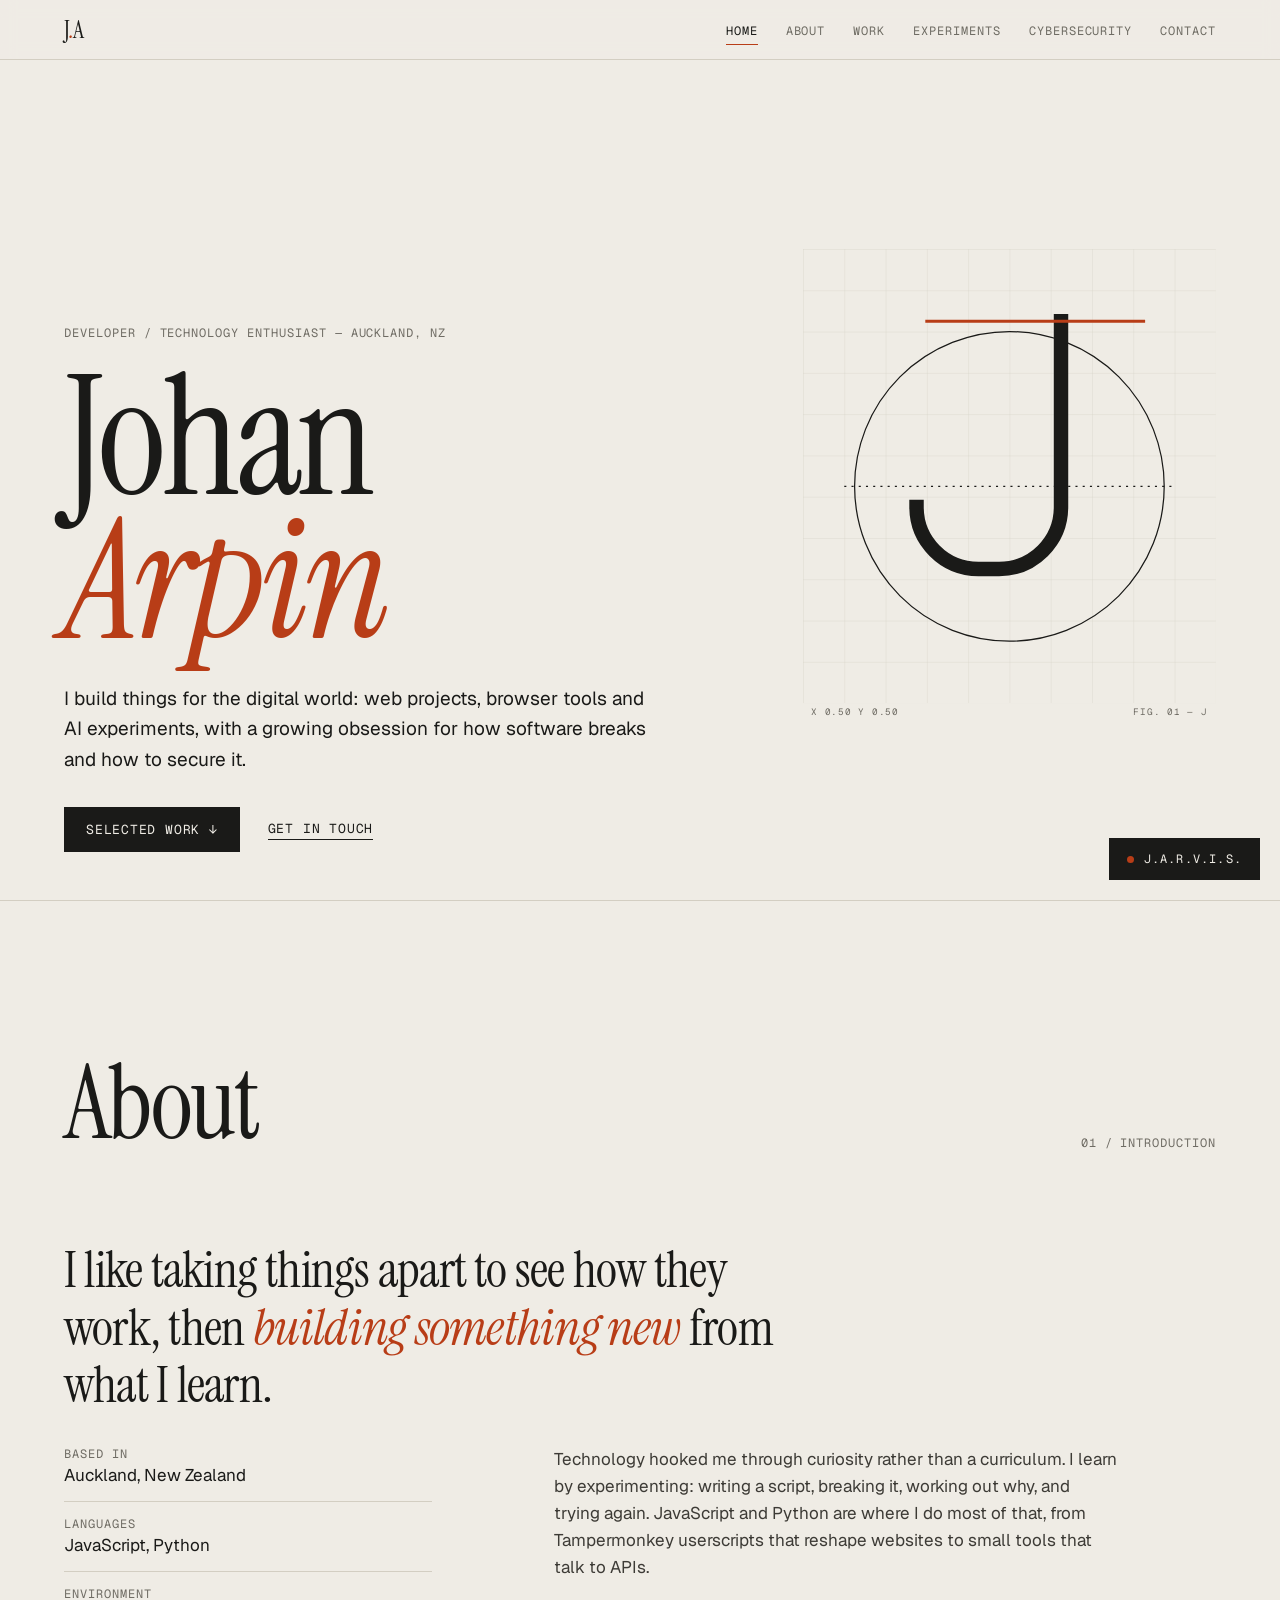
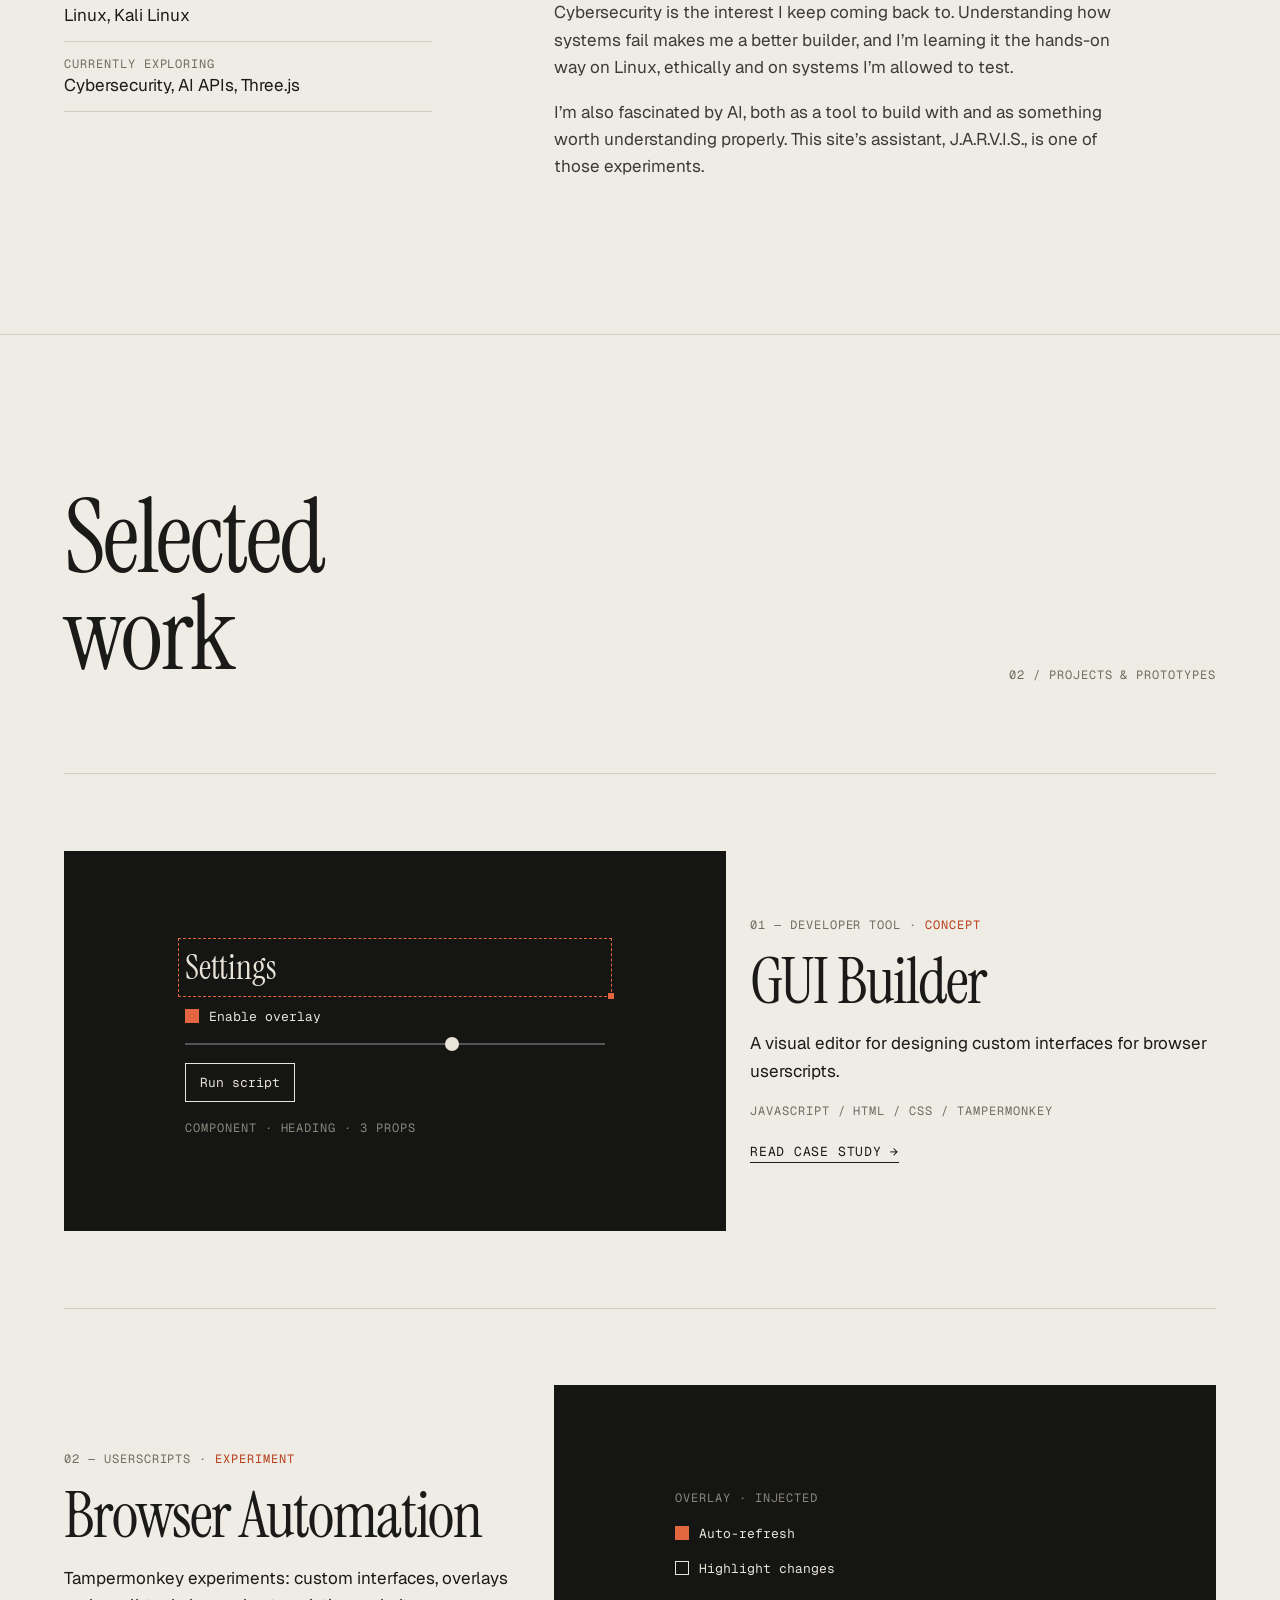
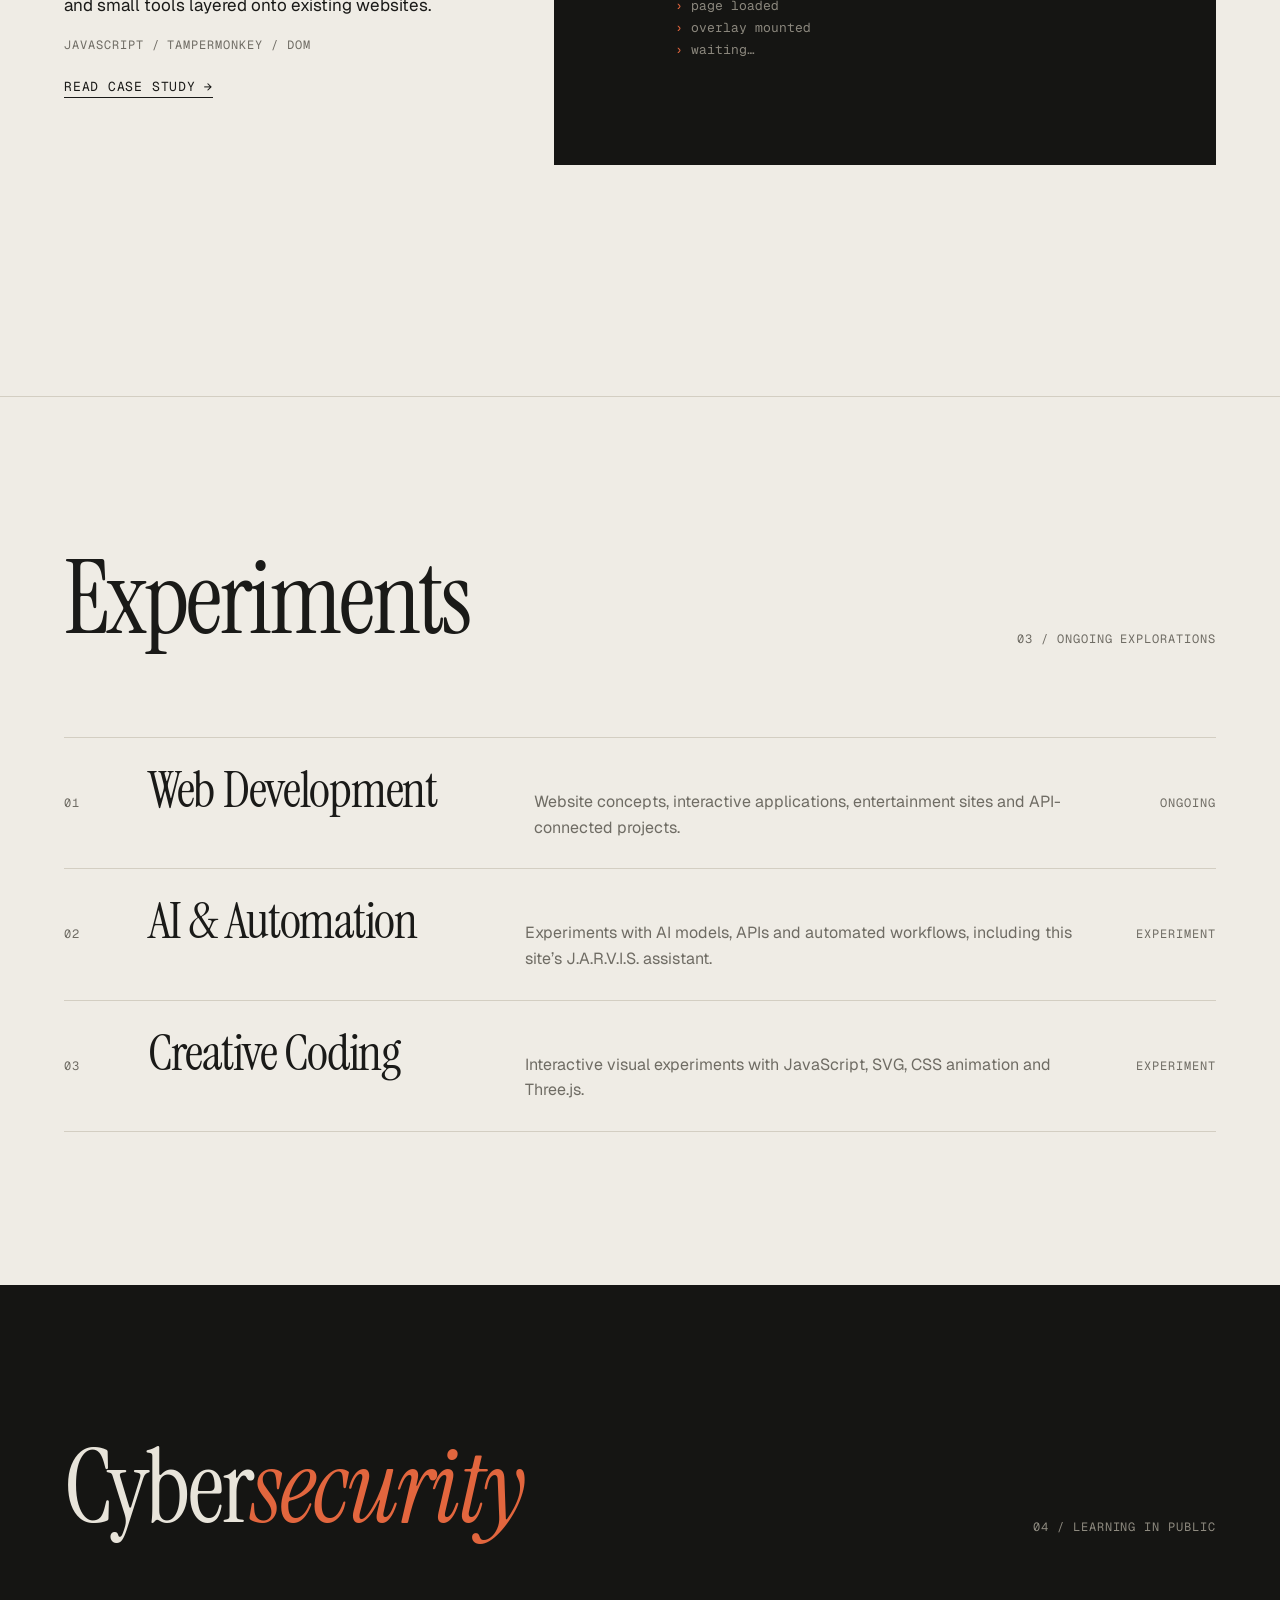
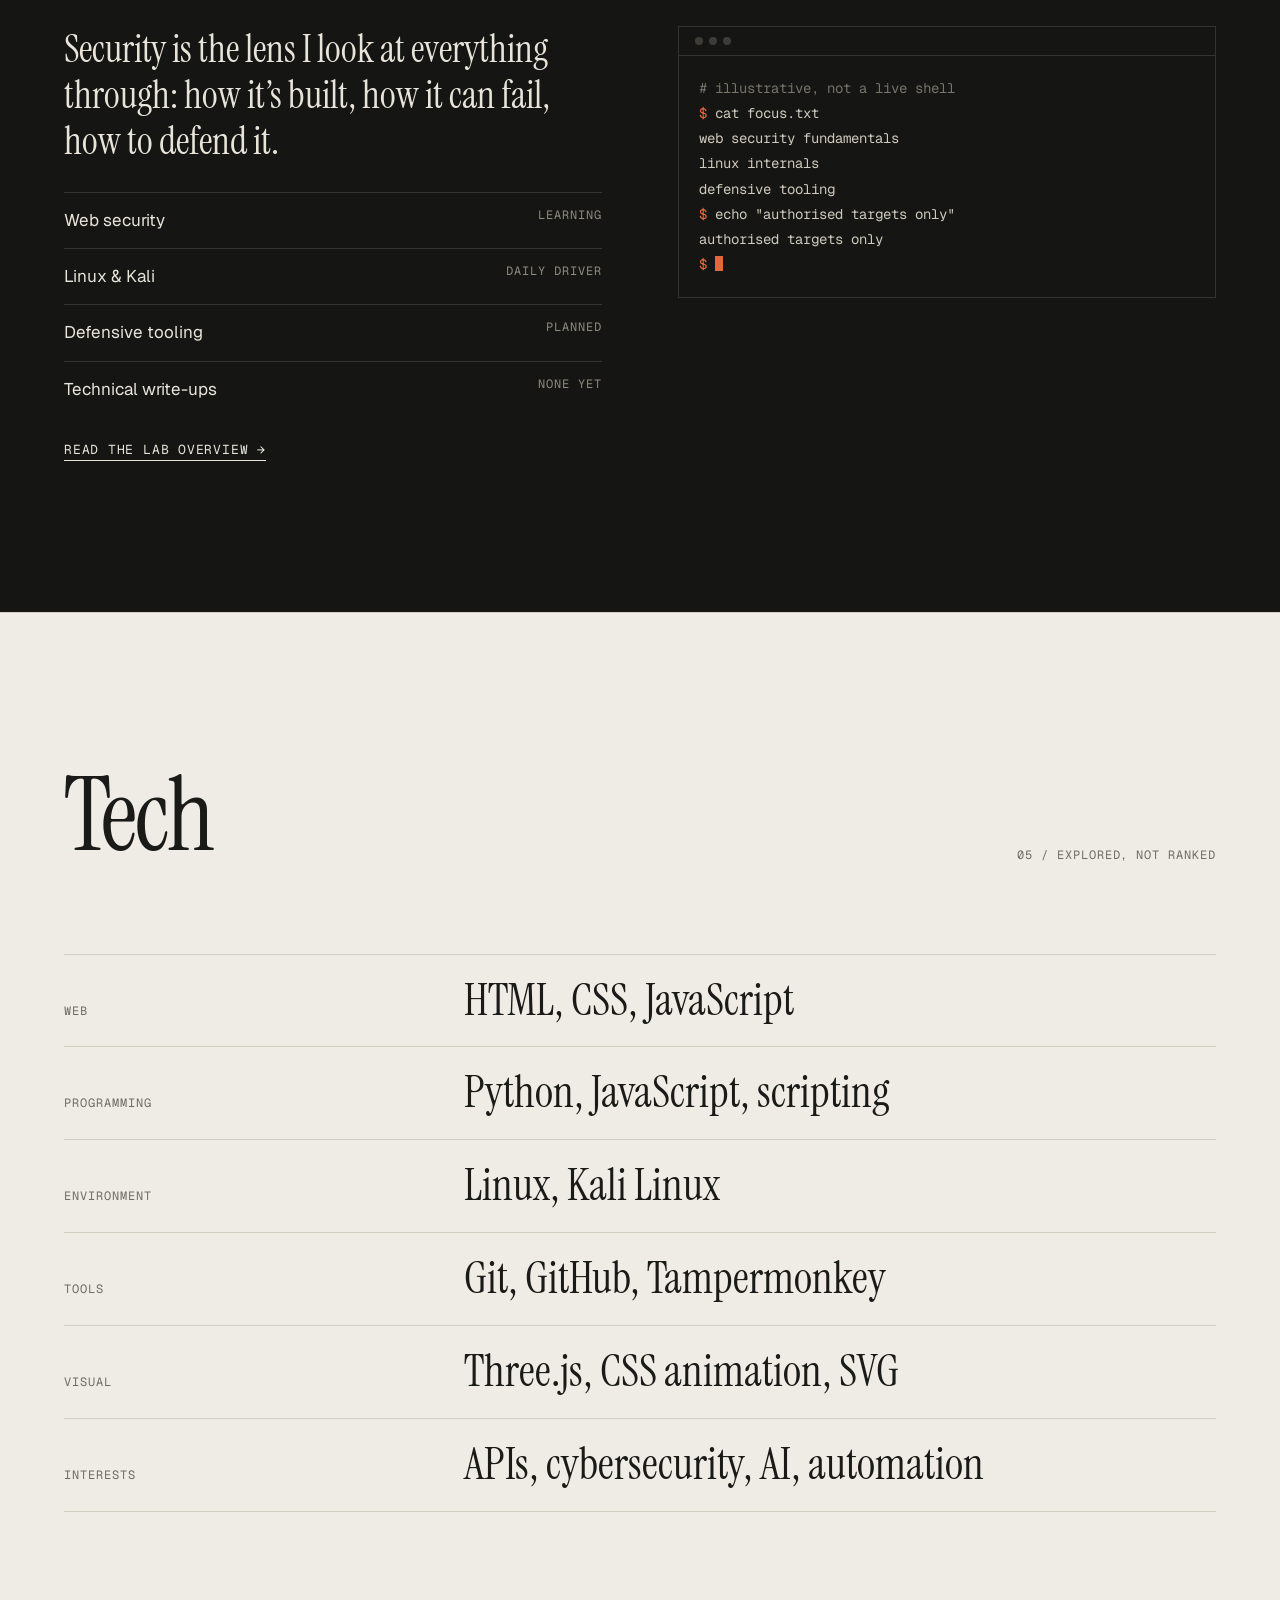
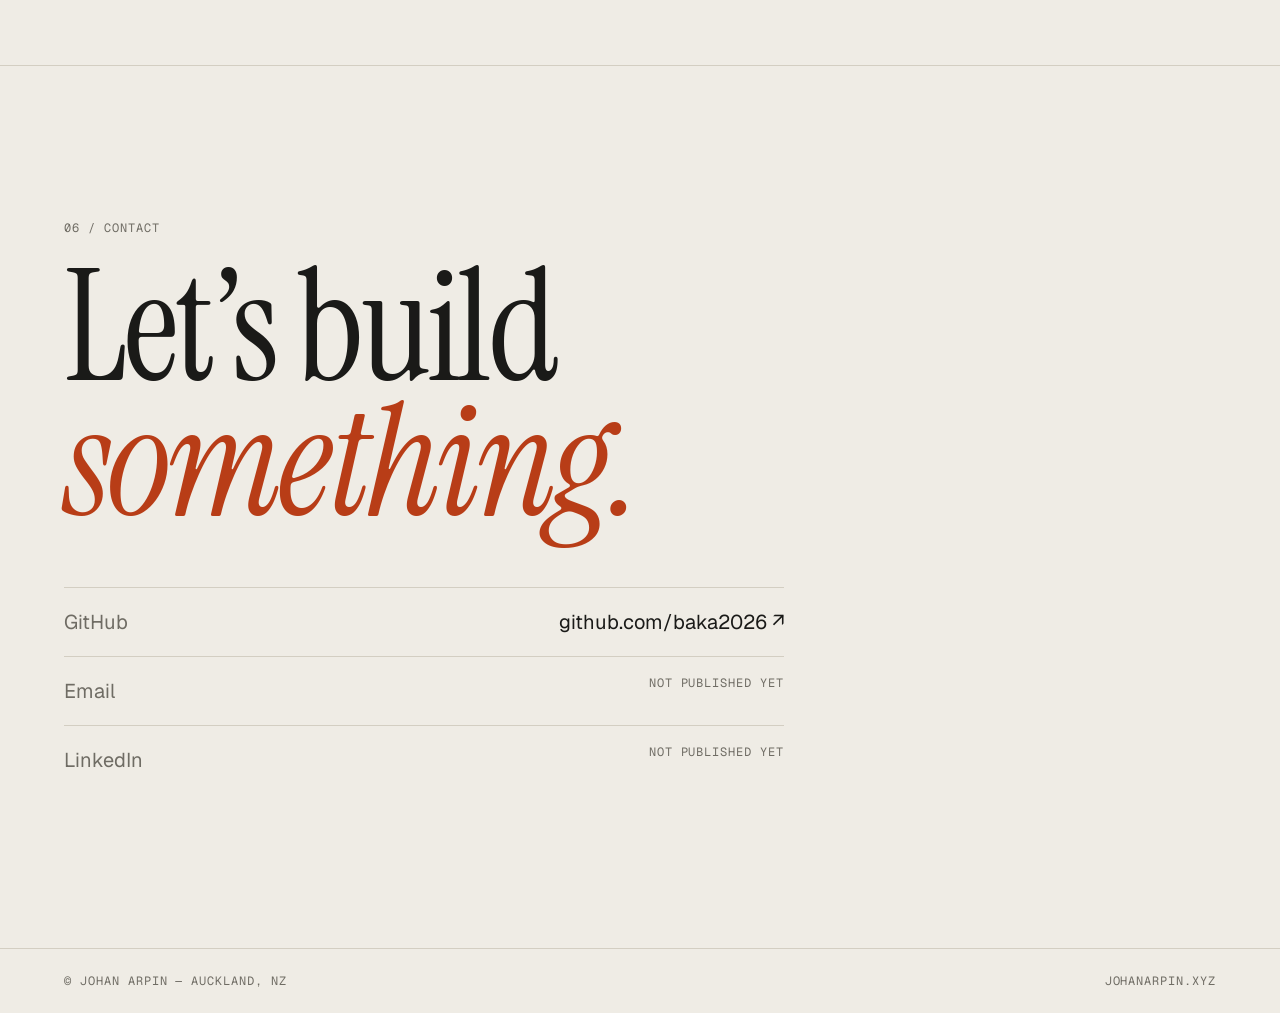
<file: index.html>
<!doctype html>
<html lang="en">
<head>
<meta charset="utf-8">
<meta name="viewport" content="width=device-width,initial-scale=1">
<title>Johan Arpin — Developer &amp; technology enthusiast, Auckland</title>
<meta name="description" content="Johan Arpin is a developer and technology enthusiast in Auckland, New Zealand, building web projects, browser tools, AI experiments and learning cybersecurity.">
<link rel="canonical" href="https://johanarpin.xyz/">
<meta name="theme-color" content="#efece5">
<meta property="og:type" content="website"><meta property="og:site_name" content="Johan Arpin">
<meta property="og:title" content="Johan Arpin — Developer &amp; technology enthusiast">
<meta property="og:description" content="Web projects, browser tools, AI experiments and cybersecurity learning from Auckland, New Zealand.">
<meta property="og:url" content="https://johanarpin.xyz/">
<meta name="twitter:card" content="summary">
<link rel="icon" href="/favicon.svg" type="image/svg+xml">
<link rel="preconnect" href="https://fonts.googleapis.com"><link rel="preconnect" href="https://fonts.gstatic.com" crossorigin>
<link rel="stylesheet" href="https://fonts.googleapis.com/css2?family=Geist:wght@400;500&family=Geist+Mono&family=Instrument+Serif:ital@0;1&display=swap">
<link rel="stylesheet" href="/style.css">
<script type="application/ld+json">{"@context":"https://schema.org","@type":"Person","name":"Johan Arpin","url":"https://johanarpin.xyz","sameAs":["https://github.com/baka2026"],"jobTitle":"Developer","address":{"@type":"PostalAddress","addressLocality":"Auckland","addressCountry":"NZ"}}</script>
</head>
<body>
<a class="skip" href="#main">Skip to content</a>
<div id="bar"></div><header id="nav-mount"><noscript><a href="https://github.com/baka2026">GitHub</a></noscript></header>
<main id="main">
<div class="hero" id="home">
  <div>
    <p class="mono">Developer / Technology enthusiast — Auckland, NZ</p>
    <h1 style="margin-top:24px">Johan<br><em>Arpin</em></h1>
    <p class="intro">I build things for the digital world: web projects, browser tools and AI experiments, with a growing obsession for how software breaks and how to secure it.</p>
    <div class="row"><a class="btn" href="#work">Selected work ↓</a><a class="lnk" href="#contact">Get in touch</a></div>
  </div>
  <svg class="mark" id="mark" viewBox="0 0 400 460" role="img" aria-label="Line-drawn J monogram on a technical grid">
    <defs><pattern id="gp" width="40" height="40" patternUnits="userSpaceOnUse"><path class="g" d="M40 0H0V40" fill="none"/></pattern></defs>
    <rect width="400" height="440" fill="url(#gp)"/>
    <circle class="ln" cx="200" cy="230" r="150"/><line class="ln" x1="40" y1="230" x2="360" y2="230" stroke-dasharray="2 5"/>
    <path class="ln draw" d="M250 70V250a60 60 0 0 1-60 60h-20a60 60 0 0 1-60-60"/>
    <path class="ln draw ac" d="M120 70H330" style="stroke-width:3;animation-delay:.6s"/>
    <g id="cx" style="display:none"><line class="ln ac" x1="0" x2="400" y1="0" y2="0" id="ch"/><line class="ln ac" y1="0" y2="440" x1="0" x2="0" id="cv"/></g>
    <text x="8" y="452" id="ro">X 0.50  Y 0.50</text><text x="392" y="452" text-anchor="end">FIG. 01 — J</text>
  </svg>
</div>

<section id="about"><div class="wrap">
  <div class="head"><h2>About</h2><span class="mono">01 / Introduction</span></div>
  <div class="about">
    <p class="lead rv">I like taking things apart to see how they work, then <em>building something new</em> from what I learn.</p>
    <dl class="rv">
      <div><dt>Based in</dt><dd>Auckland, New Zealand</dd></div>
      <div><dt>Languages</dt><dd>JavaScript, Python</dd></div>
      <div><dt>Environment</dt><dd>Linux, Kali Linux</dd></div>
      <div><dt>Currently exploring</dt><dd>Cybersecurity, AI APIs, Three.js</dd></div>
    </dl>
    <div class="body rv">
      <p>Technology hooked me through curiosity rather than a curriculum. I learn by experimenting: writing a script, breaking it, working out why, and trying again. JavaScript and Python are where I do most of that, from Tampermonkey userscripts that reshape websites to small tools that talk to APIs.</p>
      <p>Cybersecurity is the interest I keep coming back to. Understanding how systems fail makes me a better builder, and I’m learning it the hands-on way on Linux, ethically and on systems I’m allowed to test.</p>
      <p>I’m also fascinated by AI, both as a tool to build with and as something worth understanding properly. This site’s assistant, J.A.R.V.I.S., is one of those experiments.</p>
    </div>
  </div>
</div></section>

<section id="work"><div class="wrap">
  <div class="head"><h2>Selected<br>work</h2><span class="mono">02 / Projects &amp; prototypes</span></div>
  <div id="featured"></div>
</div></section>

<section id="experiments"><div class="wrap">
  <div class="head"><h2>Experiments</h2><span class="mono">03 / Ongoing explorations</span></div>
  <div class="idx" id="index"></div>
</div></section>

<section id="cybersecurity" class="dark"><div class="wrap">
  <div class="head"><h2>Cyber<em>security</em></h2><span class="mono">04 / Learning in public</span></div>
  <div class="cy">
    <div class="rv"><p style="font:400 clamp(24px,3vw,40px)/1.2 var(--serif)">Security is the lens I look at everything through: how it’s built, how it can fail, how to defend it.</p>
      <ul><li><span>Web security</span><span class="mono">Learning</span></li><li><span>Linux &amp; Kali</span><span class="mono">Daily driver</span></li><li><span>Defensive tooling</span><span class="mono">Planned</span></li><li><span>Technical write-ups</span><span class="mono" id="wu">None yet</span></li></ul>
      <p class="mono" style="margin-top:24px"><a class="lnk" style="color:var(--dkt);border-color:var(--dkt)" href="/project?p=security-lab">Read the lab overview →</a></p></div>
    <div class="term rv" aria-label="Illustrative terminal"><div class="bar"><i></i><i></i><i></i></div>
<pre><span class="m"># illustrative, not a live shell</span>
<span class="p">$</span> cat focus.txt
web security fundamentals
linux internals
defensive tooling
<span class="p">$</span> echo "authorised targets only"
authorised targets only
<span class="p">$</span> <span class="caret"></span></pre></div>
  </div>
</div></section>

<section id="technologies"><div class="wrap">
  <div class="head"><h2>Tech</h2><span class="mono">05 / Explored, not ranked</span></div>
  <div class="tech" id="tech"></div>
</div></section>

<section id="contact" class="contact"><div class="wrap">
  <p class="mono">06 / Contact</p>
  <h2 style="margin-top:24px">Let’s build<br><em>something.</em></h2>
  <ul id="links"></ul>
</div></section>
</main>
<footer class="mono"><span>© Johan Arpin — Auckland, NZ</span><span>johanarpin.xyz</span></footer>
<script src="/site.config.js"></script>
<script src="/main.js" defer></script>
</body>
</html>
</file>
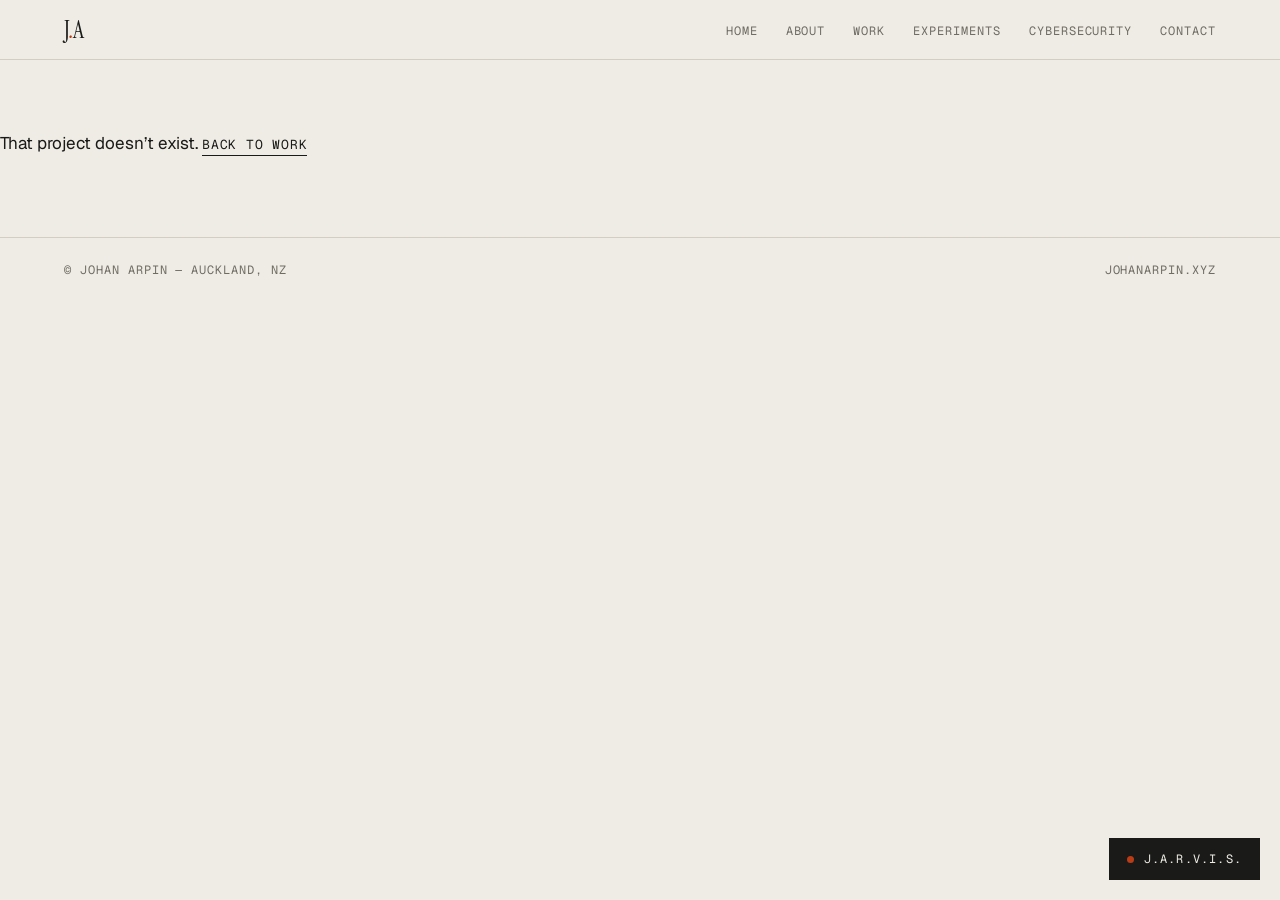
<file: project.html>
<!doctype html>
<html lang="en">
<head>
<meta charset="utf-8">
<meta name="viewport" content="width=device-width,initial-scale=1">
<title>Project — Johan Arpin</title>
<meta name="description" content="Project case study by Johan Arpin.">
<link rel="canonical" href="https://johanarpin.xyz/">
<meta name="theme-color" content="#efece5">
<link rel="icon" href="/favicon.svg" type="image/svg+xml">
<link rel="preconnect" href="https://fonts.googleapis.com"><link rel="preconnect" href="https://fonts.gstatic.com" crossorigin>
<link rel="stylesheet" href="https://fonts.googleapis.com/css2?family=Geist:wght@400;500&family=Geist+Mono&family=Instrument+Serif:ital@0;1&display=swap">
<link rel="stylesheet" href="/style.css">
</head>
<body>
<a class="skip" href="#cs">Skip to content</a>
<header id="nav-mount"><noscript><a href="/">Home</a></noscript></header>
<main class="wrap cs" id="cs"></main>
<footer class="mono"><span>© Johan Arpin — Auckland, NZ</span><span>johanarpin.xyz</span></footer>
<script src="/site.config.js"></script>
<script src="/main.js" defer></script>
</body>
</html>
</file>
<file: style.css>
:root{--bg:#efece5;--ink:#1a1a18;--mute:#6f6c64;--line:#d3cec2;--acc:#b83d17;--dk:#151513;--dkt:#e8e4da;
--serif:"Instrument Serif",Georgia,serif;--sans:"Geist",system-ui,sans-serif;--mono:"Geist Mono",ui-monospace,monospace;--pad:clamp(20px,5vw,72px)}
*{box-sizing:border-box;margin:0}html{scroll-behavior:smooth;scroll-padding-top:70px}
body{background:var(--bg);color:var(--ink);font:400 17px/1.6 var(--sans);-webkit-font-smoothing:antialiased}
a{color:inherit;text-decoration:none}:focus-visible{outline:2px solid var(--acc);outline-offset:3px}
.skip{position:absolute;left:-999px;top:8px;background:var(--ink);color:var(--bg);padding:8px 14px;z-index:99}.skip:focus{left:8px}
.mono{font:400 12px/1.4 var(--mono);letter-spacing:.08em;text-transform:uppercase;color:var(--mute)}
.wrap{padding:0 var(--pad);max-width:1500px;margin:auto}
h1,h2,h3{font:400 1em/.95 var(--serif);letter-spacing:-.025em}
h2{font-size:clamp(44px,8vw,120px)}
/* nav */
#nav{position:fixed;inset:0 0 auto;z-index:20;display:flex;justify-content:space-between;align-items:center;padding:14px var(--pad);background:color-mix(in srgb,var(--bg) 90%,transparent);backdrop-filter:blur(8px);border-bottom:1px solid var(--line)}
#nav .logo{font:400 24px var(--serif);letter-spacing:-.04em}#nav .logo i{color:var(--acc)}
#nav ul{display:flex;gap:28px;list-style:none;padding:0}
#nav ul a{font:400 12px var(--mono);letter-spacing:.08em;text-transform:uppercase;color:var(--mute);position:relative;padding:6px 0;transition:color .25s}
#nav ul a::after{content:"";position:absolute;left:0;right:0;bottom:0;height:1px;background:var(--acc);transform:scaleX(0);transform-origin:left;transition:transform .35s}
#nav ul a:hover,#nav ul a[aria-current]{color:var(--ink)}#nav ul a:hover::after,#nav ul a[aria-current]::after{transform:scaleX(1)}
#bar{position:fixed;top:0;left:0;height:2px;width:100%;background:var(--acc);transform:scaleX(0);transform-origin:left;z-index:30}
#menu{display:none;background:none;border:0;font:400 12px var(--mono);letter-spacing:.08em;text-transform:uppercase;color:var(--ink);cursor:pointer;padding:8px 0}
@media(max-width:820px){#menu{display:block}#nav ul{position:fixed;inset:53px 0 auto;flex-direction:column;gap:0;background:var(--bg);padding:8px var(--pad) 24px;border-bottom:1px solid var(--line);transform:translateY(-130%);transition:transform .4s cubic-bezier(.2,.7,.2,1)}
#nav ul.open{transform:none}#nav ul a{display:block;font:400 36px var(--serif);text-transform:none;letter-spacing:-.02em;color:var(--ink);padding:10px 0}}
/* hero */
.hero{min-height:100svh;display:grid;grid-template-columns:1.25fr .75fr;align-items:end;gap:4vw;padding:120px var(--pad) 48px;max-width:1500px;margin:auto}
.hero h1{font-size:clamp(64px,13vw,210px);line-height:.86}.hero h1 em{color:var(--acc)}
.hero .intro{max-width:46ch;margin:32px 0;font-size:19px}.hero .row{display:flex;gap:28px;flex-wrap:wrap;align-items:center}
.btn{display:inline-flex;gap:10px;align-items:center;padding:14px 22px;background:var(--ink);color:var(--bg);font:400 13px var(--mono);letter-spacing:.06em;text-transform:uppercase;transition:background .3s}.btn:hover{background:var(--acc)}
.lnk{font:400 13px var(--mono);letter-spacing:.06em;text-transform:uppercase;border-bottom:1px solid var(--ink);padding-bottom:2px}.lnk:hover{color:var(--acc);border-color:var(--acc)}
.mark{width:100%;height:auto;max-height:70vh;align-self:center}.mark .ln{fill:none;stroke:var(--ink);stroke-width:1.2}.mark .g{stroke:var(--line);stroke-width:.6}
.mark .draw{stroke-width:14;stroke-linecap:square;stroke-dasharray:700;stroke-dashoffset:700;animation:draw 2.2s .2s cubic-bezier(.6,0,.2,1) forwards}
.mark .ac{stroke:var(--acc)}.mark text{font:400 9px var(--mono);fill:var(--mute);letter-spacing:.08em}
@keyframes draw{to{stroke-dashoffset:0}}
@media(max-width:820px){.hero{grid-template-columns:1fr;padding-top:100px}.mark{max-height:42vh;order:-1}}
/* sections */
section{border-top:1px solid var(--line);padding:clamp(72px,12vw,160px) 0}
.head{display:flex;justify-content:space-between;align-items:flex-end;gap:24px;margin-bottom:clamp(40px,7vw,96px);flex-wrap:wrap}
.about{display:grid;grid-template-columns:repeat(12,1fr);gap:32px 24px}
.about .lead{grid-column:1/9;font:400 clamp(28px,4vw,56px)/1.12 var(--serif);letter-spacing:-.015em}.about .lead em{color:var(--acc)}
.about .body{grid-column:6/12;display:grid;gap:18px;color:#3d3b36}
.about dl{grid-column:1/5;grid-row:2;display:grid;gap:14px;align-content:start}.about dt{font:400 12px var(--mono);letter-spacing:.08em;text-transform:uppercase;color:var(--mute)}.about dd{border-bottom:1px solid var(--line);padding-bottom:12px}
@media(max-width:820px){.about>*{grid-column:1/-1!important;grid-row:auto!important}}
/* featured projects */
.feat{display:grid;grid-template-columns:repeat(12,1fr);gap:24px;align-items:center;padding:clamp(32px,6vw,80px) 0;border-top:1px solid var(--line)}
.feat .art{grid-column:1/8;min-height:380px;background:var(--dk);color:var(--dkt);position:relative;overflow:hidden;display:grid;place-items:center;transition:transform .6s cubic-bezier(.2,.7,.2,1)}
.feat:nth-of-type(even) .art{grid-column:6/13;grid-row:1}.feat:nth-of-type(even) .txt{grid-column:1/6;grid-row:1}
.feat .txt{grid-column:8/13;display:grid;gap:18px}.feat:hover .art{transform:scale(1.012)}
.feat h3{font-size:clamp(40px,5vw,76px)}.tags{display:flex;gap:8px 16px;flex-wrap:wrap}.st{color:var(--acc)}
.num{font:400 clamp(120px,18vw,260px)/1 var(--serif);color:#2a2a27}
@media(max-width:820px){.feat>*{grid-column:1/-1!important;grid-row:auto!important}.feat .art{min-height:300px}}
/* mock UIs */
.ui{width:min(86%,420px);display:grid;gap:18px;font:400 13px var(--mono)}.ui .h{font:400 34px var(--serif)}
.ui .sel{outline:1px dashed #e2663e;outline-offset:6px;position:relative}.ui .sel::after{content:"";position:absolute;right:-9px;bottom:-9px;width:6px;height:6px;background:#e2663e}
.ui .sl{height:2px;background:#555;position:relative}.ui .sl::after{content:"";position:absolute;left:62%;top:-6px;width:14px;height:14px;background:var(--dkt);border-radius:50%}
.ui .cb{display:flex;gap:10px;align-items:center}.ui .cb b{width:14px;height:14px;border:1px solid var(--dkt)}.ui .cb b.on{background:#e2663e;border-color:#e2663e}
.ui .bt{padding:10px 14px;border:1px solid var(--dkt);justify-self:start}.ui .lg{color:#8b877d;line-height:1.7}.ui .lg i{color:#e2663e;font-style:normal}
/* index list */
.idx a{display:grid;grid-template-columns:60px 1.2fr 2fr auto;gap:24px;align-items:baseline;padding:28px 0;border-top:1px solid var(--line);transition:padding .35s,color .3s}
.idx a:last-child{border-bottom:1px solid var(--line)}.idx a:hover{padding-left:16px;color:var(--acc)}.idx h3{font-size:clamp(30px,4vw,56px)}.idx p{color:var(--mute);font-size:16px}
@media(max-width:820px){.idx a{grid-template-columns:1fr;gap:6px}}
/* cyber */
.dark{background:var(--dk);color:var(--dkt);border:0}.dark .mono{color:#8f8b80}.dark h2 em{color:#e2663e}
.cy{display:grid;grid-template-columns:1fr 1fr;gap:clamp(32px,6vw,96px);align-items:start}
.term{border:1px solid #34332f;font:400 14px/1.8 var(--mono);color:#cfcabd}.term .bar{padding:10px 16px;border-bottom:1px solid #34332f;display:flex;gap:6px}.term .bar i{width:8px;height:8px;border-radius:50%;background:#3d3c37}
.term pre{padding:20px;white-space:pre-wrap;font:inherit}.term .p{color:#e2663e}.term .m{color:#77746b}
.caret{display:inline-block;width:8px;height:15px;background:#e2663e;vertical-align:-2px;animation:bl 1.1s steps(1) infinite}@keyframes bl{50%{opacity:0}}
.cy ul{list-style:none;padding:0;margin-top:28px}.cy li{padding:14px 0;border-top:1px solid #34332f;display:flex;justify-content:space-between;gap:16px}
@media(max-width:820px){.cy{grid-template-columns:1fr}}
/* tech */
.tech div{display:grid;grid-template-columns:1fr 2fr;gap:24px;padding:22px 0;border-top:1px solid var(--line);align-items:baseline}.tech div:last-child{border-bottom:1px solid var(--line)}.tech p{font:400 clamp(24px,3.4vw,44px)/1.1 var(--serif)}
@media(max-width:820px){.tech div{grid-template-columns:1fr;gap:4px}}
/* contact */
.contact h2{font-size:clamp(56px,12vw,200px);line-height:.88}.contact h2 em{color:var(--acc)}
.contact ul{list-style:none;padding:0;margin-top:56px;max-width:720px}.contact li{display:flex;justify-content:space-between;gap:16px;padding:18px 0;border-top:1px solid var(--line);font-size:20px;transition:color .3s}.contact li a:hover{color:var(--acc)}.contact li span{color:var(--mute)}
footer{border-top:1px solid var(--line);padding:24px var(--pad);display:flex;justify-content:space-between;gap:12px;flex-wrap:wrap}
/* case study */
.cs{padding:130px 0 80px}.cs h1{font-size:clamp(56px,11vw,170px);margin:16px 0 32px}.cs .art{background:var(--dk);min-height:420px;display:grid;place-items:center;color:var(--dkt);margin:48px 0}
.cs .grid{display:grid;grid-template-columns:1fr 2fr;gap:24px;padding:28px 0;border-top:1px solid var(--line)}.cs ul{padding-left:18px}
@media(max-width:820px){.cs .grid{grid-template-columns:1fr}}
/* reveal */
.rv{opacity:0;transform:translateY(24px);transition:opacity .9s,transform .9s cubic-bezier(.2,.7,.2,1)}.rv.in{opacity:1;transform:none}
/* jarvis */
#jv-btn{position:fixed;right:20px;bottom:20px;z-index:40;background:var(--ink);color:var(--bg);border:0;padding:13px 18px;font:400 12px var(--mono);letter-spacing:.1em;cursor:pointer;display:flex;gap:10px;align-items:center}#jv-btn i{width:7px;height:7px;background:var(--acc);border-radius:50%}
#jv{position:fixed;right:20px;bottom:76px;z-index:40;width:min(400px,calc(100vw - 40px));height:min(560px,calc(100svh - 110px));background:var(--bg);border:1px solid var(--ink);display:none;flex-direction:column}#jv.open{display:flex;animation:up .35s cubic-bezier(.2,.7,.2,1)}
@keyframes up{from{opacity:0;transform:translateY(12px)}}
#jv header{padding:14px 16px;border-bottom:1px solid var(--line);display:flex;justify-content:space-between;align-items:center}#jv header b{font:400 22px var(--serif)}#jv header button{background:none;border:0;cursor:pointer;font:400 12px var(--mono);color:var(--mute)}
#jv-log{flex:1;overflow:auto;padding:16px;display:grid;gap:12px;align-content:start}.msg{max-width:88%;padding:10px 14px;font-size:15px;line-height:1.5;white-space:pre-wrap;border:1px solid var(--line)}.msg.u{justify-self:end;background:var(--ink);color:var(--bg);border-color:var(--ink)}.msg.e{border-color:var(--acc);color:var(--acc)}
.dots span{display:inline-block;width:5px;height:5px;margin-right:4px;background:var(--mute);border-radius:50%;animation:dt 1s infinite}.dots span:nth-child(2){animation-delay:.15s}.dots span:nth-child(3){animation-delay:.3s}@keyframes dt{50%{transform:translateY(-4px)}}
.sug{display:flex;flex-wrap:wrap;gap:8px;padding:0 16px 12px}.sug button{background:none;border:1px solid var(--line);padding:6px 10px;font:400 12px var(--sans);cursor:pointer;color:var(--ink)}.sug button:hover{border-color:var(--acc);color:var(--acc)}
#jv form{display:flex;border-top:1px solid var(--line)}#jv input{flex:1;border:0;background:none;padding:14px 16px;font:400 15px var(--sans);color:var(--ink)}#jv form button{border:0;background:none;padding:0 16px;font:400 12px var(--mono);cursor:pointer;color:var(--acc)}
@media(prefers-reduced-motion:reduce){*{animation:none!important;transition:none!important;scroll-behavior:auto!important}.rv{opacity:1;transform:none}.mark .draw{stroke-dashoffset:0}}
</file>
